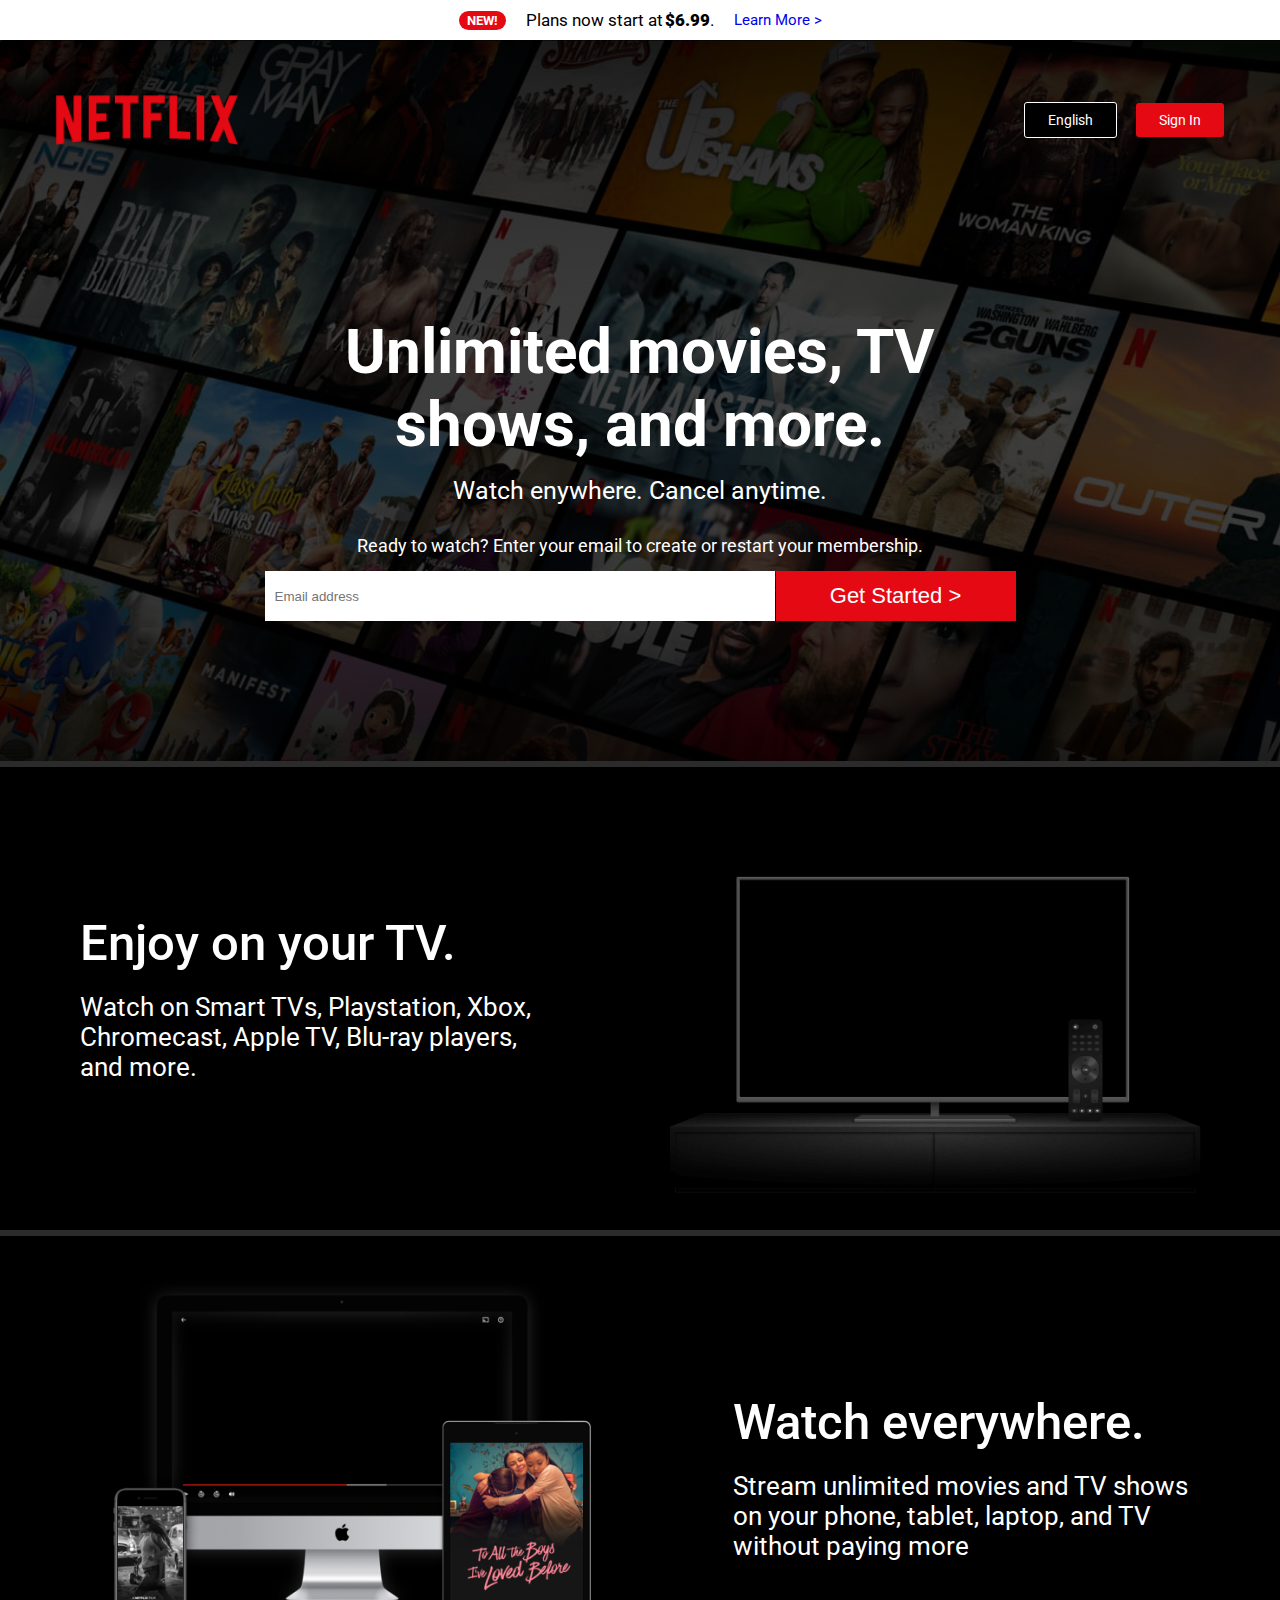
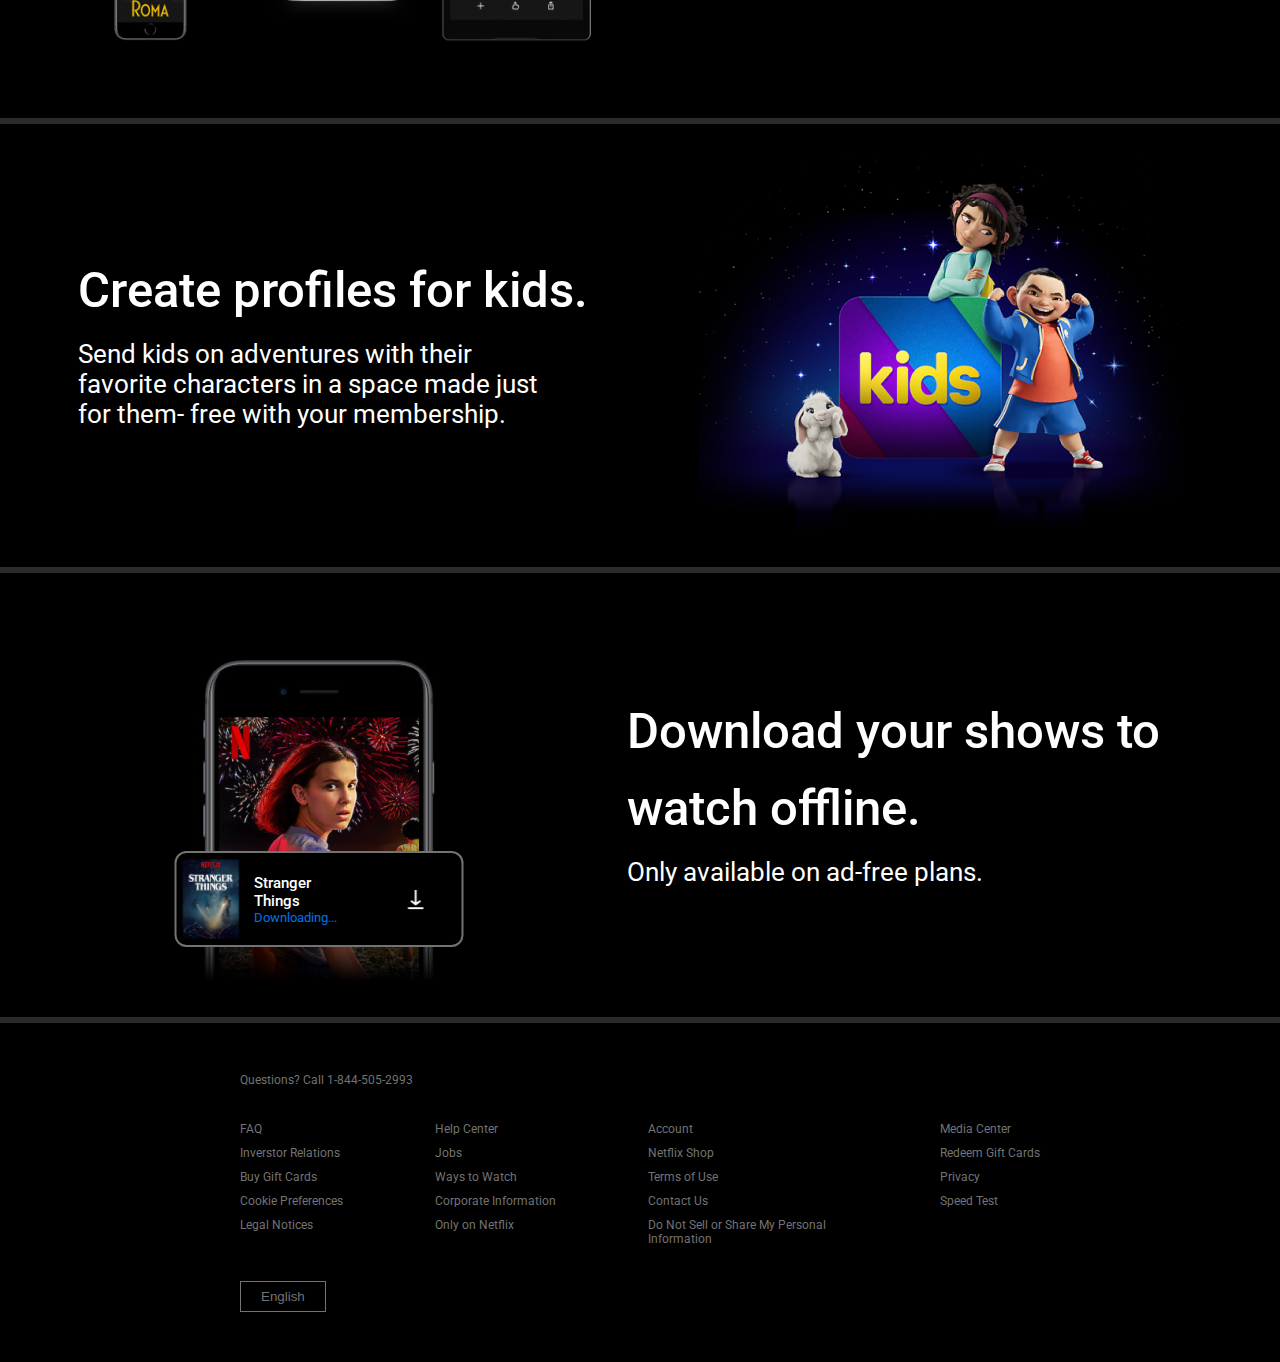
<file: index.html>
<!--Intégration-statique-Netflix-->
<!DOCTYPE html>
<html lang="fr">
<head>
    <meta charset="UTF-8">
    <meta http-equiv="X-UA-Compatible" content="IE=edge">
    <meta name="viewport" content="width=device-width, initial-scale=1.0">
    <!--Polices-->
    <link rel="preconnect" href="https://fonts.googleapis.com">
    <link rel="preconnect" href="https://fonts.gstatic.com" crossorigin>
    <link href="https://fonts.googleapis.com/css2?family=Roboto:ital,wght@0,100;0,300;0,400;0,500;0,700;0,900;1,100;1,300;1,400;1,500;1,700;1,900&display=swap" rel="stylesheet">
    <title>Intégration statique Netflix</title>
    <!--Fichier CSS-->
    <link rel="stylesheet" type="text/css" href="style.css">
</head>
<body>
    <header class="container">
        <div class="new">NEW!</div>
        <div class="plans">Plans now start at<strong>$6.99</strong>.</div>
        <a href="#" class="learn">Learn More ></a>  
    </header>

    <main>
        <section class="banner">
            <div class="top">
                <div class="logo">
                    <img src="Images/logo.png" alt="Logo Netflix"/>
                </div>
                <div class="liens">
                    <a class="english">English</a>
                    <a class="sign-in">Sign In</a>
                </div>
            </div>
            <div class="get-started">
                <h1>Unlimited movies, TV shows, and more.</h1>
                <p class="watch">Watch enywhere. Cancel anytime.</p>
                <p class="ready">Ready to watch? Enter your email to create or restart your membership.</p>
                <form action="#">
                    <input class="email" type="email" name="email" id="email" placeholder="Email address"/>
                    <input class="submit" type="submit" value="Get Started >"/>
                </form>
            </div>
        </section>

        <div class="divider"></div>

        <section class="features-left">
            <span class="features-text">
                <h2>Enjoy on your TV.</h2>
                <p>Watch on Smart TVs, Playstation, Xbox, Chromecast, Apple TV, Blu-ray players, and more.</p>   
            </span>
            <span>
                <img class="features-img" src="Images/tv.png" alt="Television"/>
            </span>
        </section>
        
        <div class="divider"></div>

        <section class="features-right">
            <span>
                <img class="features-img" src="Images/device-pile.png" alt="PC screen">
            </span>
            <span class="features-text">
                <h2>Watch everywhere.</h2>
                <p>Stream unlimited movies and TV shows on your phone, tablet, laptop, and TV without paying more</p>
            </span>
        </section>
        
        <div class="divider"></div>

        <section class="features-left">
            <span class="features-text">
                <h2>Create profiles for kids.</h2>
                <p>Send kids on adventures with their favorite characters in a space made just for them- free with your membership.</p>   
            </span>
            <span>
                <img class="features-img" src="Images/kids.png" alt="Kids cartoon characters"/>
            </span>
        </section>
        
        <div class="divider"></div>
        
        <section class="features-right">
            <span>
                <div class="stranger-things-dl">
                    <img src="Images/mobile.png" alt="Stranger Things charater on a mobile phone">
                    <span class="stranger-things-float">
                        <img src="Images/stranger-things.png" alt="Stranger Things poster"/>
                        <div>
                            <h4>Stranger Things</h4>
                            <p>Downloading...</p>
                        </div>
                        <img src="Images/dl.png" alt="Downloading icone">
                    </span>
                </div>
            </span>
            <span class="features-text">
                <h2>Download your shows to</h2>
                <h2>watch offline.</h2>
                <p>Only available on ad-free plans.</p>
            </span>
        </section>

        <div class="divider"></div>
    </main>
    
    <footer>
        <div class="site-map">
            <div>
                <p>Questions? Call 1-844-505-2993</p>
            </div>
            <div class="FAQ">
                <div class="liste">
                    <ul>
                        <li>FAQ</li>
                        <li>Inverstor Relations</li>
                        <li>Buy Gift Cards</li>
                        <li>Cookie Preferences</li>
                        <li>Legal Notices</li>
                    </ul>
                </div>
                <div class="liste">
                    <ul>
                        <li>Help Center</li>
                        <li>Jobs</li>
                        <li>Ways to Watch</li>
                        <li>Corporate Information</li>
                        <li>Only on Netflix</li>
                    </ul>
                </div>
                <div class="liste">
                    <ul>
                        <li>Account</li>
                        <li>Netflix Shop</li>
                        <li>Terms of Use</li>
                        <li>Contact Us</li>
                        <li>Do Not Sell or Share My Personal Information</li>
                    </ul>
                </div>
                <div class="liste">
                    <ul>
                        <li>Media Center</li>
                        <li>Redeem Gift Cards</li>
                        <li>Privacy</li>
                        <li>Speed Test</li>
                    </ul>
                </div>
            </div>
            <form>
                <button>English</button>
            </form>
        </div>
    </footer>
</body>
</html>
</file>
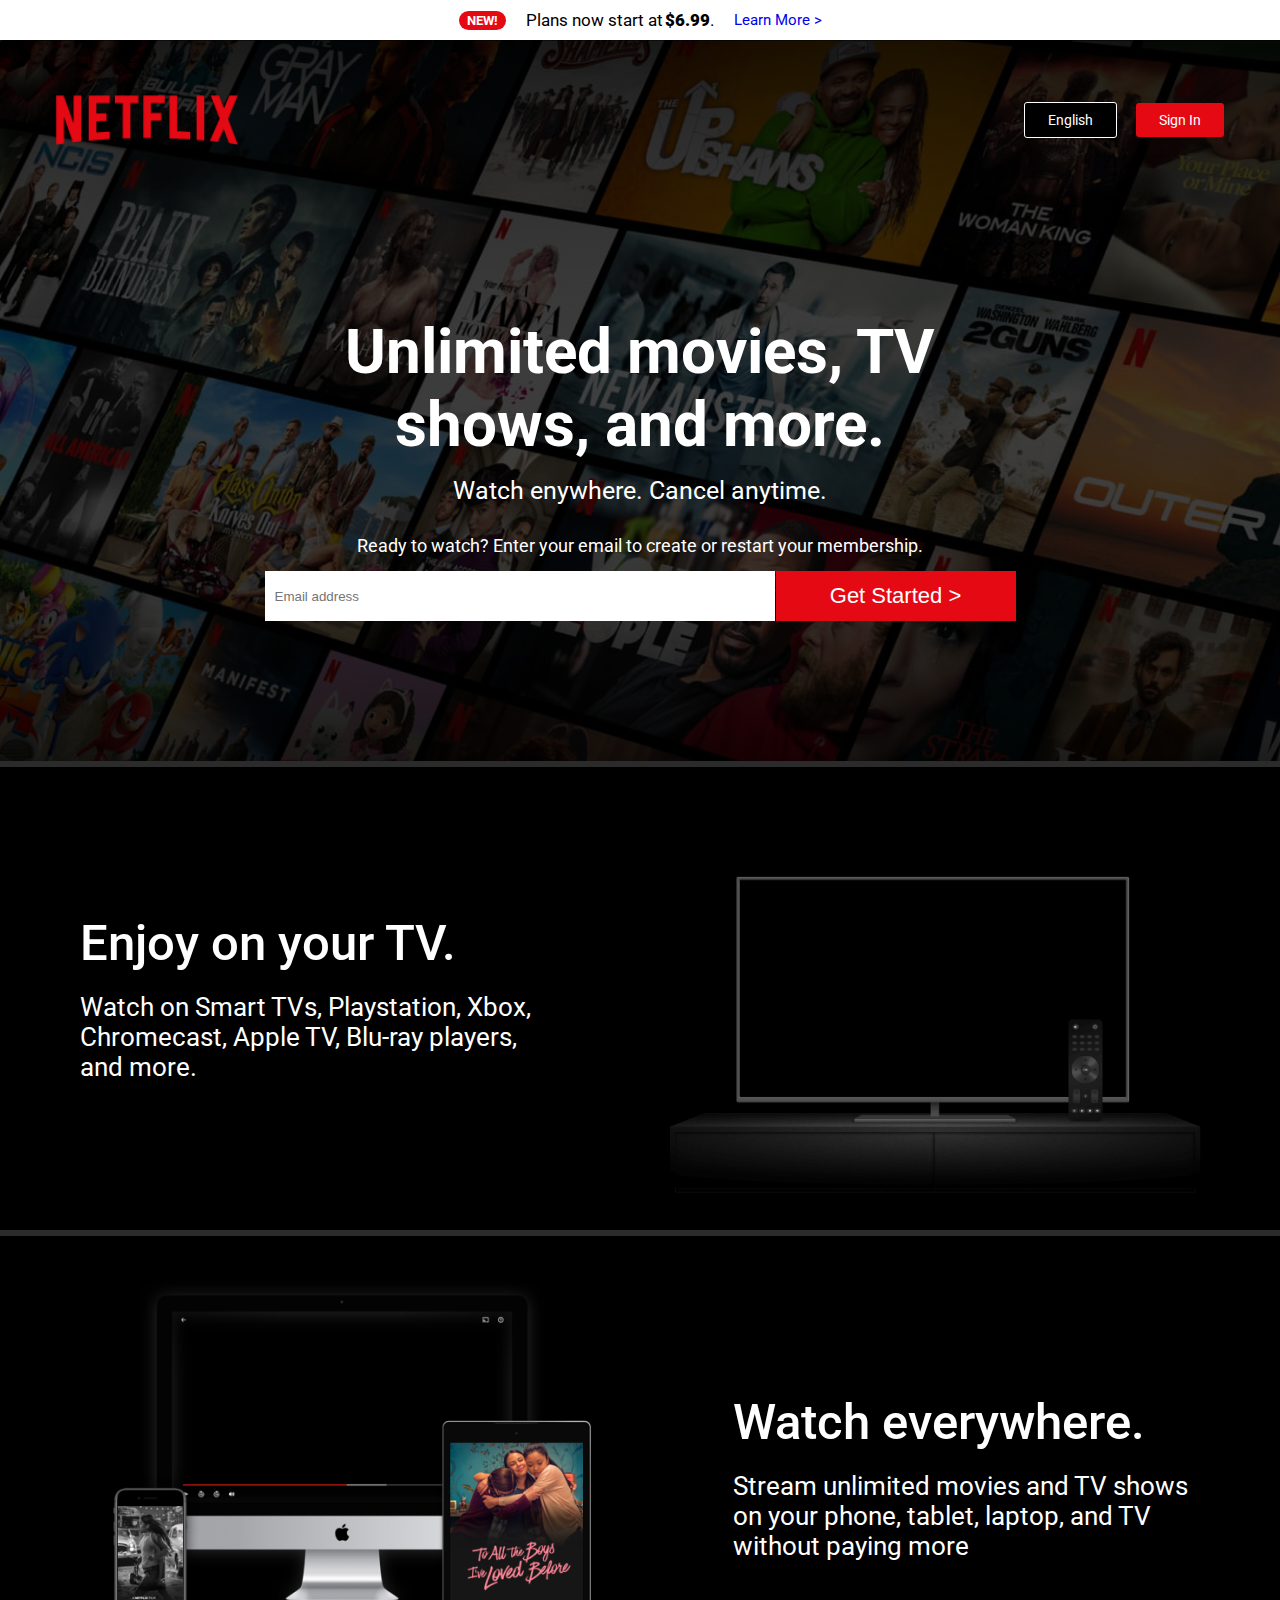
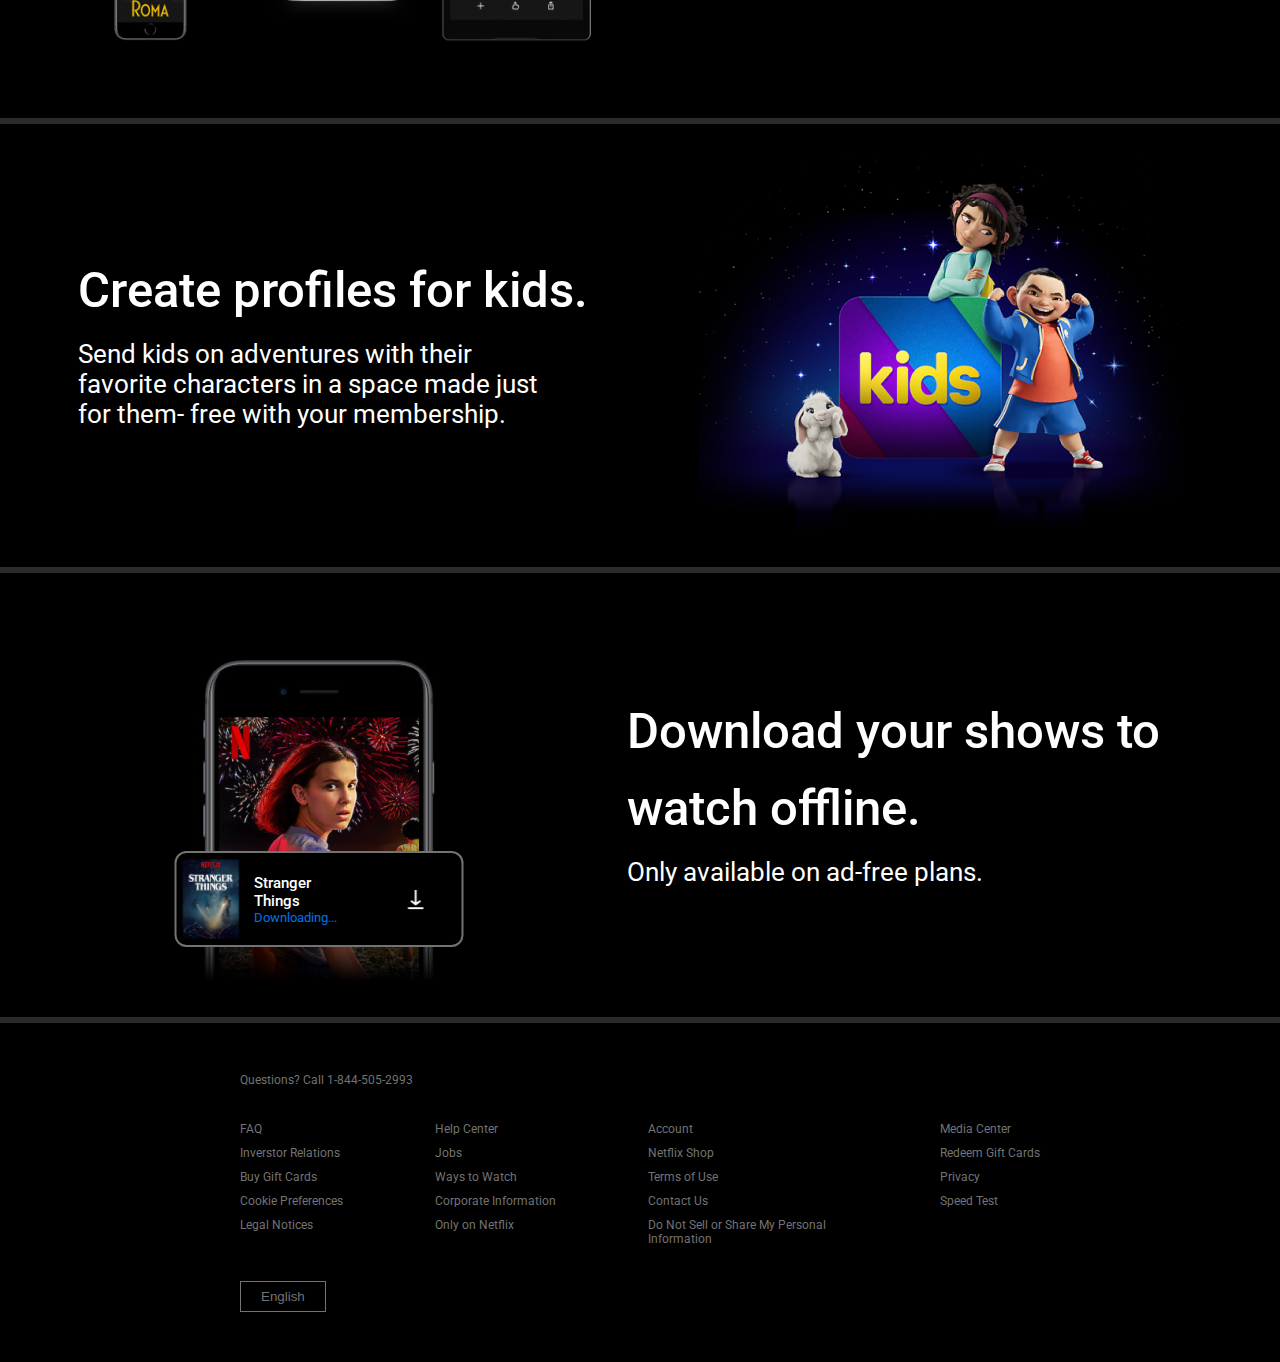
<file: Netflix.html>
<!--Intégration-statique-Netflix-->
<!DOCTYPE html>
<html lang="fr">
<head>
    <meta charset="UTF-8">
    <meta http-equiv="X-UA-Compatible" content="IE=edge">
    <meta name="viewport" content="width=device-width, initial-scale=1.0">
    <!--Polices-->
    <link rel="preconnect" href="https://fonts.googleapis.com">
    <link rel="preconnect" href="https://fonts.gstatic.com" crossorigin>
    <link href="https://fonts.googleapis.com/css2?family=Roboto:ital,wght@0,100;0,300;0,400;0,500;0,700;0,900;1,100;1,300;1,400;1,500;1,700;1,900&display=swap" rel="stylesheet">
    <title>Intégration statique Netflix</title>
    <!--Fichier CSS-->
    <link rel="stylesheet" type="text/css" href="Netflix.css">
</head>
<body>
    <header class="container">
        <div class="new">NEW!</div>
        <div class="plans">Plans now start at<strong>$6.99</strong>.</div>
        <a href="#" class="learn">Learn More ></a>  
    </header>

    <main>
        <section class="banner">
            <div class="top">
                <div class="logo">
                    <img src="Images/logo.png" alt="Logo Netflix"/>
                </div>
                <div class="liens">
                    <a class="english">English</a>
                    <a class="sign-in">Sign In</a>
                </div>
            </div>
            <div class="get-started">
                <h1>Unlimited movies, TV shows, and more.</h1>
                <p class="watch">Watch enywhere. Cancel anytime.</p>
                <p class="ready">Ready to watch? Enter your email to create or restart your membership.</p>
                <form action="#">
                    <input class="email" type="email" name="email" id="email" placeholder="Email address"/>
                    <input class="submit" type="submit" value="Get Started >"/>
                </form>
            </div>
        </section>

        <div class="divider"></div>

        <section class="features-left">
            <span class="features-text">
                <h2>Enjoy on your TV.</h2>
                <p>Watch on Smart TVs, Playstation, Xbox, Chromecast, Apple TV, Blu-ray players, and more.</p>   
            </span>
            <span>
                <img class="features-img" src="Images/tv.png" alt="Television"/>
            </span>
        </section>
        
        <div class="divider"></div>

        <section class="features-right">
            <span>
                <img class="features-img" src="Images/device-pile.png" alt="PC screen">
            </span>
            <span class="features-text">
                <h2>Watch everywhere.</h2>
                <p>Stream unlimited movies and TV shows on your phone, tablet, laptop, and TV without paying more</p>
            </span>
        </section>
        
        <div class="divider"></div>

        <section class="features-left">
            <span class="features-text">
                <h2>Create profiles for kids.</h2>
                <p>Send kids on adventures with their favorite characters in a space made just for them- free with your membership.</p>   
            </span>
            <span>
                <img class="features-img" src="Images/kids.png" alt="Kids cartoon characters"/>
            </span>
        </section>
        
        <div class="divider"></div>
        
        <section class="features-right">
            <span>
                <div class="stranger-things-dl">
                    <img src="Images/mobile.png" alt="Stranger Things charater on a mobile phone">
                    <span class="stranger-things-float">
                        <img src="Images/stranger-things.png" alt="Stranger Things poster"/>
                        <div>
                            <h4>Stranger Things</h4>
                            <p>Downloading...</p>
                        </div>
                        <img src="Images/dl.png" alt="Downloading icone">
                    </span>
                </div>
            </span>
            <span class="features-text">
                <h2>Download your shows to</h2>
                <h2>watch offline.</h2>
                <p>Only available on ad-free plans.</p>
            </span>
        </section>

        <div class="divider"></div>
    </main>
    
    <footer>
        <div class="site-map">
            <div>
                <p>Questions? Call 1-844-505-2993</p>
            </div>
            <div class="FAQ">
                <div class="liste">
                    <ul>
                        <li>FAQ</li>
                        <li>Inverstor Relations</li>
                        <li>Buy Gift Cards</li>
                        <li>Cookie Preferences</li>
                        <li>Legal Notices</li>
                    </ul>
                </div>
                <div class="liste">
                    <ul>
                        <li>Help Center</li>
                        <li>Jobs</li>
                        <li>Ways to Watch</li>
                        <li>Corporate Information</li>
                        <li>Only on Netflix</li>
                    </ul>
                </div>
                <div class="liste">
                    <ul>
                        <li>Account</li>
                        <li>Netflix Shop</li>
                        <li>Terms of Use</li>
                        <li>Contact Us</li>
                        <li>Do Not Sell or Share My Personal Information</li>
                    </ul>
                </div>
                <div class="liste">
                    <ul>
                        <li>Media Center</li>
                        <li>Redeem Gift Cards</li>
                        <li>Privacy</li>
                        <li>Speed Test</li>
                    </ul>
                </div>
            </div>
            <form>
                <button>English</button>
            </form>
        </div>
    </footer>
</body>
</html>
</file>
<file: style.css>
/* Intégration statique Netflix */
* {
    margin: 0;
    padding: 0;
}

a {
    text-decoration: none;
}
body {
    background-color: black;
    font-family: 'Roboto', sans-serif;
}

header {
    display: flex;
    justify-content: center;
    align-items: center;
    background-color: white;
    padding: 10px;
}

.new {
    display: flex;
    justify-content: center;
    align-items: center;
    padding: 2px 8px;
    background-color: #E50914;
    color: white;
    border-radius: 17px;
    font-size: 13px;
    font-weight: 700;
}

.plans {
    display: flex;
    justify-content: center;
    align-items: center;
    padding-left: 20px;
    font-size: 17px;
}

strong {
    padding-left: 2px;
    font-weight:900;
}

.learn {
    display: flex;
    justify-content: center;
    align-items: center;
    padding-left: 20px;
    font-size: 15px;
}

section {
    display: flex;
    justify-content: center;
    color: white;
}

.banner {
    display: flex;
    flex-direction: column;
    align-items: center;
    background:
        linear-gradient(to bottom, rgba(0, 0, 0, 0.85), rgba(0, 0, 0, 0)),
        linear-gradient(to top, rgba(0, 0, 0, 0.85), rgba(0, 0, 0, 0)), 
        url(Images/banner.png);
    position: relative;
}

.top {
    display: flex;
    justify-content:space-between;
    align-items: center;
    align-self: stretch;
    padding: 30px 56px;
    margin-top: 25px;
}

.logo {
    height: 50px;
}

.logo img {
    height: 100%;
    width: auto;
}

.liens {
    height: 100%;
}

.english {
    display: inline-block;
    background-color: black;
    border: 1px solid white;
    color: white;
    padding: 9px 23px;
    border-radius: 3px;
    margin-right: 15px;
    font-size: 14px;
}

.sign-in {
    display: inline-block;
    background-color: rgba(229, 9, 20, 1);
    border: none;
    color: white;
    padding: 9px 23px;
    border-radius: 3px;
    font-size: 14px;
}

.get-started {
    display: flex;
    flex-direction: column;
    padding: 140px 0px;
    justify-content: center;
    align-items: center;
}

h1 {
    max-width: 600px;
    flex-wrap: wrap;
    font-size: 62px;
    text-align: center;
}

.get-started p {
    padding: 15px;
}

.watch {
    max-width: 394px;
    font-size: 25px;
    text-align: center;
}

.ready {
    max-width: 610px;
    font-size: 18px;
    text-align: center;
}

.email {
    vertical-align: top;
    width: 500px;
    height: 50px;
    border: none;
    padding-left: 10px;
    margin-right: -3px;
}

.submit {
    vertical-align: top;
    width: 240px;
    height: 50px;
    border: none;
    margin: -4px, 0px, 4px, -4px;
    background-color:rgba(229, 9, 20, 1);
    color: white;
    font-size: 22px;
}

.features-left {
    display: flex;
    align-items: center;
    flex-wrap: wrap;
    padding: 30px 0px;
}

.features-right {
    display: flex;
    align-items: center;
    flex-wrap: wrap;
    padding: 30px 0px;
}

.features-text {
    margin: 0px 55px 0px;  
    max-width: 595px;
}

.features-text h2 {
    max-width: 600px;
    font-size: 49px;
    font-weight: 500;
    margin:0px 0px 20px;
}

.features-text p {
    max-width: 480px;
    font-size: 26px;
}

.features-img {
    margin: 0px 55px 0px;
}

.divider {
    padding: 3px;
    background-color: #2b2b2b;
}

.stranger-things-dl {
    position: relative;
}

.stranger-things-float {
    position: absolute;
    display: flex;
    align-items: center;
    justify-content: flex-start;
    padding: 6px;
    border: 2px solid #737373;
    background-color: black;
    max-width: 330px;
    border-radius: 12px;
    left:50%;
    transform : translateX(-50%);
    bottom: 40px;
}

.stranger-things-float img {
    max-width: 57px;
    margin-right: 15px;
}

.stranger-things-float h4{
    font-size: 15px;
    font-weight: 500;
    margin-right: 80px;
}

.stranger-things-float p {
    font-size: 13px;
    font-weight: 400;
    color: #0071EB;
}

footer {
    padding: 50px 0px;
    font-size: 12px;
    font-weight: 400;
    color: #737373;
}

footer p {
   padding-bottom: 30px;
}

.site-map {
    margin: 0 auto;
    max-width: 800px;
}

.FAQ {
    display: flex;
    justify-content: space-between;
    gap: 60px 30px;
}

.liste {
    max-width: 25%;
}

ul {
    list-style-type: none;
}

li {
    padding-top: 5px;
    padding-bottom: 5px;
}

.site-map button {
    margin-top: 30px;
    border: solid 1px #737373;
    color: #737373;
    background-color: black;
    padding: 7px 20px 7px; 
}
</file>
<file: Netflix.css>
/* Intégration statique Netflix */
* {
    margin: 0;
    padding: 0;
}

a {
    text-decoration: none;
}
body {
    background-color: black;
    font-family: 'Roboto', sans-serif;
}

header {
    display: flex;
    justify-content: center;
    align-items: center;
    background-color: white;
    padding: 10px;
}

.new {
display: flex;
justify-content: center;
align-items: center;
padding: 2px 8px;
background-color: #E50914;
color: white;
border-radius: 17px;
font-size: 13px;
font-weight: 700;
}

.plans {
display: flex;
justify-content: center;
align-items: center;
padding-left: 20px;
font-size: 17px;
}

strong {
    padding-left: 2px;
    font-weight:900;
}

.learn {
display: flex;
justify-content: center;
align-items: center;
padding-left: 20px;
font-size: 15px;
}

section {
    display: flex;
    justify-content: center;
    color: white;
}

.banner {
    display: flex;
    flex-direction: column;
    align-items: center;
    background:
        linear-gradient(to bottom, rgba(0, 0, 0, 0.85), rgba(0, 0, 0, 0)),
        linear-gradient(to top, rgba(0, 0, 0, 0.85), rgba(0, 0, 0, 0)), 
        url(Images/banner.png);
    position: relative;
}

.top {
    display: flex;
    justify-content:space-between;
    align-items: center;
    align-self: stretch;
    padding: 30px 56px;
    margin-top: 25px;
}

.logo {
    height: 50px;
}

.logo img {
    height: 100%;
    width: auto;
}

.liens {
    height: 100%;
}

.english {
    display: inline-block;
    background-color: black;
    border: 1px solid white;
    color: white;
    padding: 9px 23px;
    border-radius: 3px;
    margin-right: 15px;
    font-size: 14px;
}

.sign-in {
    display: inline-block;
    background-color: rgba(229, 9, 20, 1);
    border: none;
    color: white;
    padding: 9px 23px;
    border-radius: 3px;
    font-size: 14px;
}

.get-started {
    display: flex;
    flex-direction: column;
    padding: 140px 0px;
    justify-content: center;
    align-items: center;
}

h1 {
    max-width: 600px;
    flex-wrap: wrap;
    font-size: 62px;
    text-align: center;
}

.get-started p {
    padding: 15px;
}

.watch {
    max-width: 394px;
    font-size: 25px;
    text-align: center;
}

.ready {
    max-width: 610px;
    font-size: 18px;
    text-align: center;
}

.email {
    vertical-align: top;
    width: 500px;
    height: 50px;
    border: none;
    padding-left: 10px;
    margin-right: -3px;
}

.submit {
    vertical-align: top;
    width: 240px;
    height: 50px;
    border: none;
    margin: -4px, 0px, 4px, -4px;
    background-color:rgba(229, 9, 20, 1);
    color: white;
    font-size: 22px;
}

.features-left {
    display: flex;
    align-items: center;
    flex-wrap: wrap;
    padding: 30px 0px;
}

.features-right {
    display: flex;
    align-items: center;
    flex-wrap: wrap;
    padding: 30px 0px;
}

.features-text {
    margin: 0px 55px 0px;  
    max-width: 595px;
}

.features-text h2 {
    max-width: 600px;
    font-size: 49px;
    font-weight: 500;
    margin:0px 0px 20px;
}

.features-text p {
    max-width: 480px;
    font-size: 26px;
}

.features-img {
    margin: 0px 55px 0px;
}

.divider {
    padding: 3px;
    background-color: #2b2b2b;
}

.stranger-things-dl {
    position: relative;
}

.stranger-things-float {
    position: absolute;
    display: flex;
    align-items: center;
    justify-content: flex-start;
    padding: 6px;
    border: 2px solid #737373;
    background-color: black;
    max-width: 330px;
    border-radius: 12px;
    left:50%;
    transform : translateX(-50%);
    bottom: 40px;
}

.stranger-things-float img {
    max-width: 57px;
    margin-right: 15px;
}

.stranger-things-float h4{
    font-size: 15px;
    font-weight: 500;
    margin-right: 80px;
}

.stranger-things-float p {
    font-size: 13px;
    font-weight: 400;
    color: #0071EB;
}

footer {
    padding: 50px 0px;
    font-size: 12px;
    font-weight: 400;
    color: #737373;
}

footer p {
   padding-bottom: 30px;
}

.site-map {
    margin: 0 auto;
    max-width: 800px;
}

.FAQ {
    display: flex;
    justify-content: space-between;
    gap: 60px 30px;
}

.liste {
    max-width: 25%;
}

ul {
    list-style-type: none;
}

li {
    padding-top: 5px;
    padding-bottom: 5px;
}

.site-map button {
    margin-top: 30px;
    border: solid 1px #737373;
    color: #737373;
    background-color: black;
    padding: 7px 20px 7px; 
}
</file>
